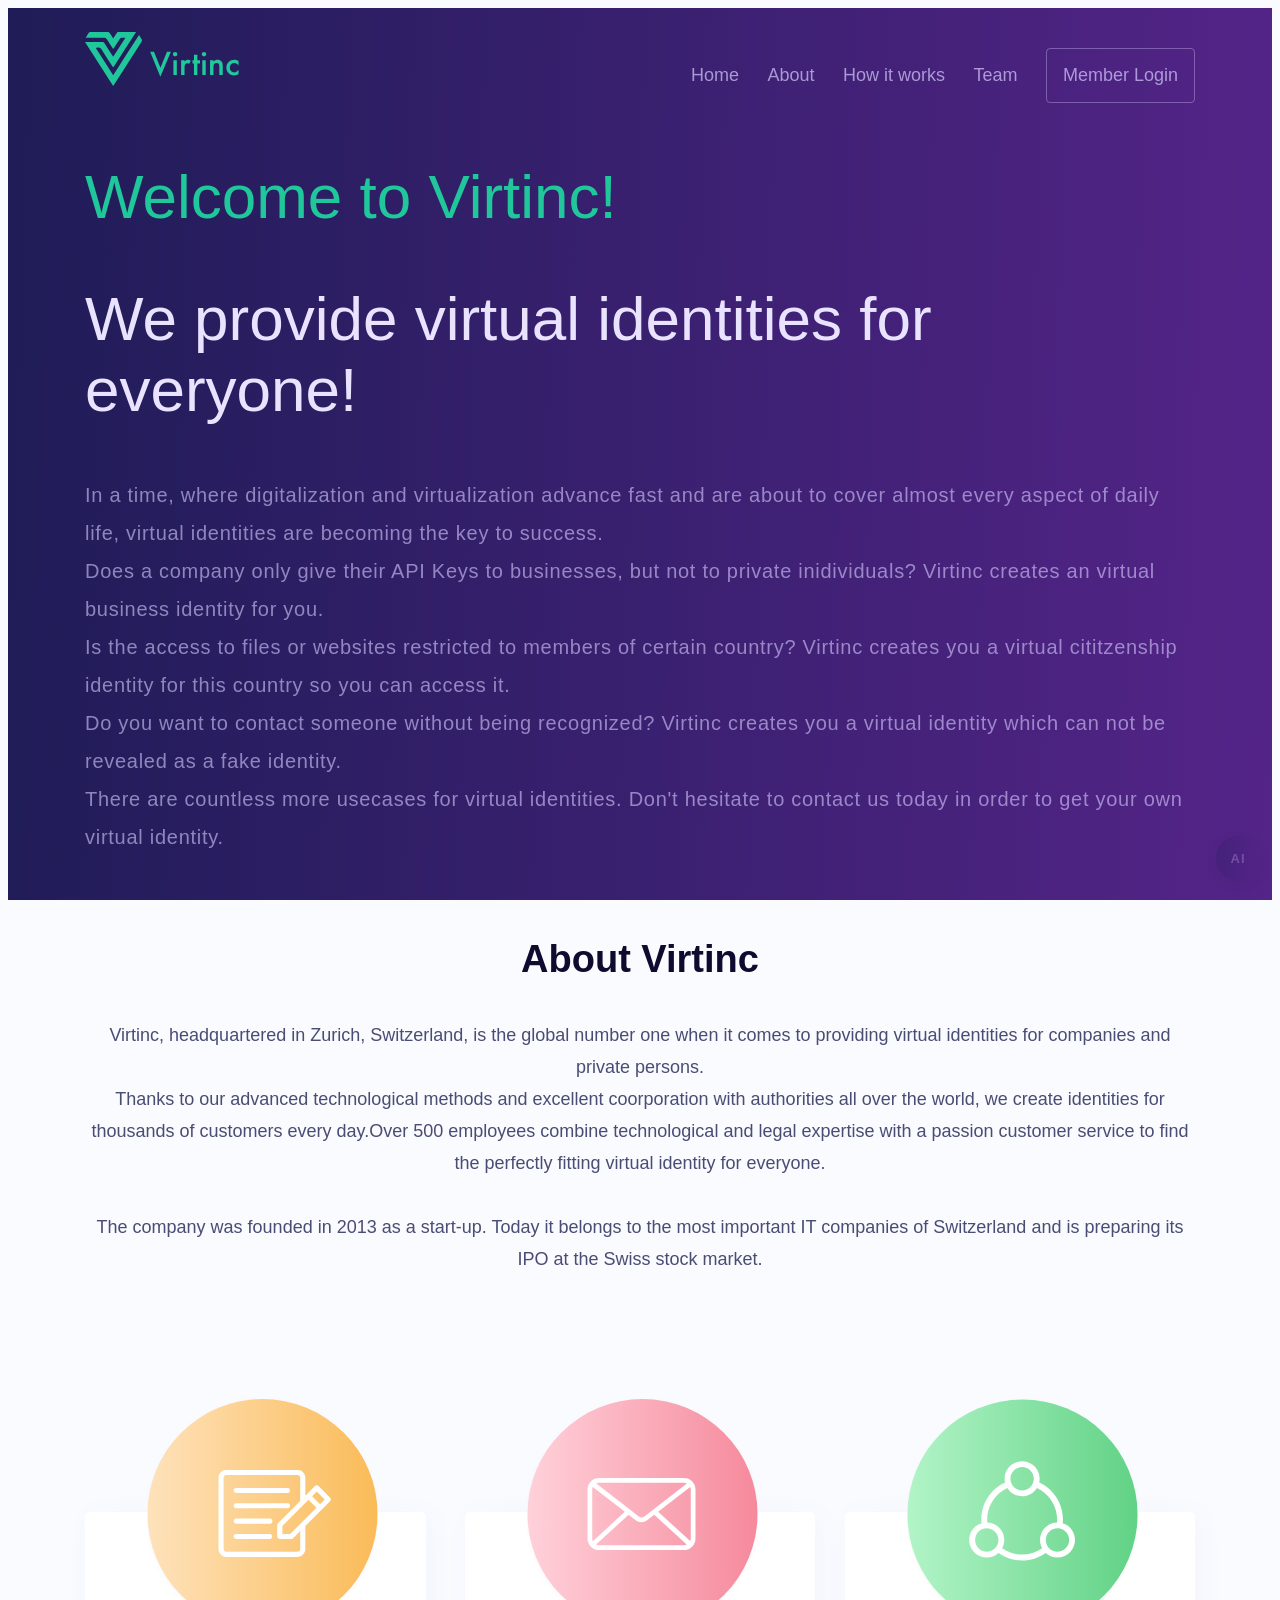
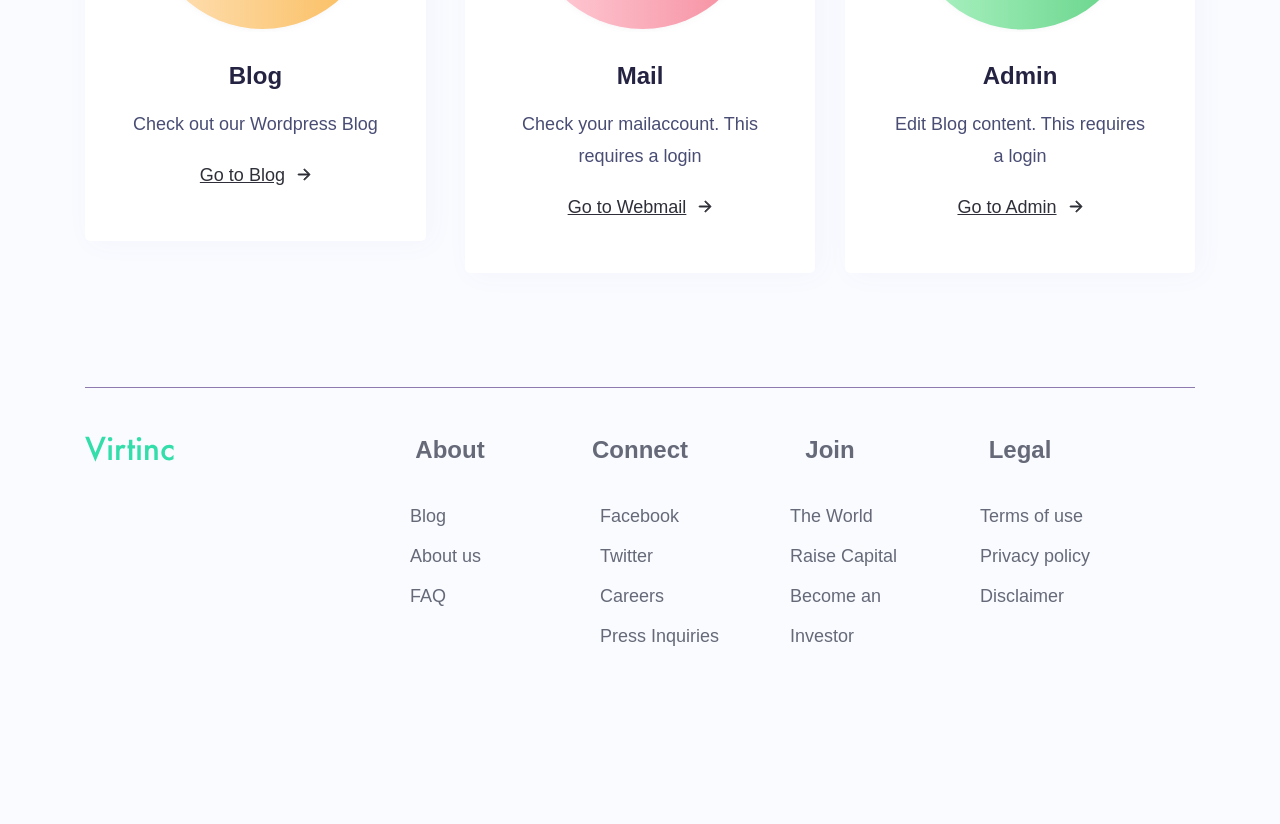
<file: backends/virtinc/htdocs/index.html>
<!DOCTYPE html>
<html lang="en" xmlns:mso="urn:schemas-microsoft-com:office:office" xmlns:msdt="uuid:C2F41010-65B3-11d1-A29F-00AA00C14882">
<head>
  <meta charset="UTF-8">
  <meta name="viewport" content="width=device-width, initial-scale=1.0">
  <link rel="stylesheet" href="assets/css/bootstrap-grid.min.css">
  <link rel="stylesheet" href="assets/css/main.css">
  <title>Virtinc</title>

<!--[if gte mso 9]><xml>
<mso:CustomDocumentProperties>
<mso:Order msdt:dt="string">1406000.00000000</mso:Order>
<mso:ContentTypeId msdt:dt="string">0x010100B5D87299B0AD1F48A02127A00706B934</mso:ContentTypeId>
</mso:CustomDocumentProperties>
</xml><![endif]-->
</head>
<body>
  <header class="header">
    <div class="container">
      <div class="row justify-content-between">
        <div class="col-4">
          <img src="assets/images/logo.svg" alt="">
        </div>
        <div class="col-8">
          <nav class="main-navigation">
            <ul class="nav-items">
              <li class="nav-item"><a href="#" class="nav-link">Home</a></li>
              <li class="nav-item"><a href="#about" class="nav-link">About</a></li>
              <li class="nav-item"><a href="#" class="nav-link">How it works</a></li>
              <li class="nav-item"><a href="#" class="nav-link">Team</a></li>
              <li class="nav-item"><a href="/auth/check-login" class="nav-link btn-ghost">Member Login</a></li>
            </ul>
          </nav>
        </div>
      </div>
      <div class="row">
        <div class="col">
          <h1 class="h1">
            Welcome to Virtinc!
          </h1>
          <h2 class="h2">
            We provide virtual identities for everyone!
          </h2>
          <p class="header-paragraph">
            In a time, where digitalization and virtualization advance fast and are about to cover almost every aspect of daily life, virtual identities are becoming the key to success.<br>Does a company only give their API Keys to businesses, but not to private inidividuals? Virtinc creates an virtual business identity for you.<br>
			Is the access to files or websites restricted to members of certain country? Virtinc creates you a virtual cititzenship identity for this country so you can access it.<br>
			Do you want to contact someone without being recognized? Virtinc creates you a virtual identity which can not be revealed as a fake identity.<br>
			There are countless more usecases for virtual identities. Don't hesitate to contact us today in order to get your own virtual identity.
          </p>
        </div>
      </div>
    </div>
  </header>
  <div class="container">
    <div class="row">
      <div class="col text-align-center">
		<a name="about"></a>
        <h3 class="h3">About Virtinc</h3>
        <p>
          Virtinc, headquartered in Zurich, Switzerland, is the global number one when it comes to providing virtual identities for companies and private persons.<br>Thanks to our advanced technological methods and excellent coorporation with authorities all over the world, we create identities for thousands of customers every day.Over 500 employees combine technological and legal expertise with a passion customer service to find the perfectly fitting virtual identity for everyone.<br><br>The company was founded in 2013 as a start-up. Today it belongs to the most important IT companies of Switzerland and is preparing its IPO at the Swiss stock market.
        </p>
      </div>
    </div>
    <div class="row boxes">
      <div class="col-4">
        <div class="box">
          <div class="box-icon box-blog"></div>
          <div class="box-content">
            <div class="h4">Blog</div>
            <p class="box-content-text">
              Check out our Wordpress Blog
            </p>
            <a href="/wordpress/" class="box-link">Go to Blog</a>
          </div>
        </div>
      </div>
      <div class="col-4">
        <div class="box">
          <div class="box-icon box-mail"></div>
          <div class="box-content">
            <div class="h4">Mail</div>
            <p class="box-content-text">
              Check your mailaccount. This requires a login
            </p>
            <a href="/mail/" class="box-link">Go to Webmail</a>
          </div>
        </div>
      </div>
      <div class="col-4">
        <div class="box">
          <div class="box-icon box-crm"></div>
          <div class="box-content">
            <div class="h4">Admin</div>
            <p class="box-content-text">
              Edit Blog content. This requires a login
            </p>
            <a href="/wordpress/wp-admin/" class="box-link">Go to Admin</a>
          </div>
        </div>
      </div>
    </div>
    <div class="row">
      <div class="col">
        <footer class="footer">
          <div class="row">
            <div class="col-3">
              <img src="assets/images/logo-small.svg" alt="">
            </div>
            <div class="col-2">
              <h4 class="h4">About</h4>
              <ul class="footer-nav-items">
                <li class="footer-nav-item"><a href="#" class="footer-nav-link">Blog</a></li>
                <li class="footer-nav-item"><a href="#" class="footer-nav-link">About us</a></li>
                <li class="footer-nav-item"><a href="#" class="footer-nav-link">FAQ</a></li>
              </ul>
            </div>
            <div class="col-2">
              <h4 class="h4">Connect</h4>
              <ul class="footer-nav-items">
                <li class="footer-nav-item"><a href="#" class="footer-nav-link">Facebook</a></li>
                <li class="footer-nav-item"><a href="#" class="footer-nav-link">Twitter</a></li>
                <li class="footer-nav-item"><a href="#" class="footer-nav-link">Careers</a></li>
                <li class="footer-nav-item"><a href="#" class="footer-nav-link">Press Inquiries</a></li>
              </ul>
            </div>
            <div class="col-2">
              <h4 class="h4">Join</h4>
              <ul class="footer-nav-items">
                <li class="footer-nav-item"><a href="#" class="footer-nav-link">The World</a></li>
                <li class="footer-nav-item"><a href="#" class="footer-nav-link">Raise Capital</a></li>
                <li class="footer-nav-item"><a href="#" class="footer-nav-link">Become an Investor</a></li>
              </ul>
            </div>
            <div class="col-2">
              <h4 class="h4">Legal</h4>
              <ul class="footer-nav-items">
                <li class="footer-nav-item"><a href="#" class="footer-nav-link">Terms of use</a></li>
                <li class="footer-nav-item"><a href="#" class="footer-nav-link">Privacy policy</a></li>
                <li class="footer-nav-item"><a href="#" class="footer-nav-link">Disclaimer</a></li>
              </ul>
            </div>
          </div>
        </footer>
      </div>
    </div>
  </div>

  <!-- Virtinc AI easter egg: static, no external calls. Not used by the lab guides. -->
  <style>
    .vai-toggle{position:fixed;right:20px;bottom:20px;width:44px;height:44px;border-radius:50%;border:0;cursor:pointer;
      background-image:linear-gradient(-88deg,#542488 0%,#1F1C57 100%);color:#D7CCFF;font:bold 13px Arial,Helvetica,sans-serif;
      letter-spacing:1px;opacity:.25;box-shadow:0 4px 14px rgba(13,11,46,.25);transition:opacity 200ms ease-out}
    .vai-toggle:hover,.vai-toggle:focus,.vai-toggle[aria-expanded="true"]{opacity:1}
    .vai-panel{position:fixed;right:20px;bottom:74px;width:300px;max-width:calc(100vw - 40px);background:#FFFFFF;border-radius:5px;
      box-shadow:0 8px 30px rgba(13,11,46,.25);font-family:Arial,Helvetica,sans-serif;color:#252342;display:none;overflow:hidden;z-index:10}
    .vai-panel.open{display:block}
    .vai-head{background-image:linear-gradient(-88deg,#542488 0%,#1F1C57 100%);color:#E9E3FF;padding:10px 14px;font-weight:bold;font-size:14px}
    .vai-head small{display:block;font-weight:normal;color:#D7CCFF;font-size:11px;margin-top:2px}
    .vai-log{max-height:220px;overflow-y:auto;padding:10px 14px;font-size:13px;line-height:1.4}
    .vai-msg{margin:0 0 8px;font-size:13px;line-height:1.4}
    .vai-msg.me{text-align:right;color:#494D74}
    .vai-msg.bot{color:#252342}
    .vai-chips{padding:0 14px 8px;display:flex;flex-wrap:wrap;gap:6px}
    .vai-chips button{border:1px solid #D7CCFF;background:#FAFBFF;color:#542488;border-radius:12px;padding:3px 9px;font-size:11px;cursor:pointer}
    .vai-chips button:hover{background:#E9E3FF}
    .vai-form{display:flex;border-top:1px solid #E9E3FF}
    .vai-form input{flex:1;border:0;padding:9px 12px;font-size:13px;outline:none;color:#252342}
    .vai-form button{border:0;background:#20C79B;color:#FFFFFF;padding:0 14px;cursor:pointer;font-weight:bold}
  </style>
  <button class="vai-toggle" id="vai-toggle" type="button" aria-expanded="false" aria-controls="vai-panel" title="Virtinc AI (beta)">AI</button>
  <div class="vai-panel" id="vai-panel" role="dialog" aria-label="Virtinc AI">
    <div class="vai-head">Virtinc AI <small>beta &middot; AI-powered security, now with 30% more power</small></div>
    <div class="vai-log" id="vai-log" aria-live="polite"></div>
    <div class="vai-chips" id="vai-chips">
      <button type="button" data-q="Is my virtual identity safe?">Is my identity safe?</button>
      <button type="button" data-q="How does your AI security work?">How does it work?</button>
      <button type="button" data-q="Do you need a firewall?">Need a firewall?</button>
    </div>
    <form class="vai-form" id="vai-form" autocomplete="off">
      <input id="vai-input" type="text" maxlength="200" placeholder="Ask Virtinc AI..." aria-label="Ask Virtinc AI">
      <button type="submit">Ask</button>
    </form>
  </div>
  <script>
  (function () {
    var answers = {
      "Is my virtual identity safe?": "Absolutely. We keep it in three countries, two clouds and one shared spreadsheet. Redundancy is a security feature.",
      "How does your AI security work?": "Our model has read every attack ever written on a napkin. It then asks the attacker politely whether they are an attacker. Detection rate so far: very honest attackers only.",
      "Do you need a firewall?": "Our AI decided we do not. Our CISO decided we do. They are still in a meeting, so for now there is a Web Application Firewall in front of me. I am told this is normal."
    };
    var fallback = [
      "Great question. I have escalated it to my training data, which is currently on holiday.",
      "I am 97% confident. The remaining 3% are handled by humans with root access.",
      "Our AI is fully explainable: it explains every incident after the fact.",
      "Please reformulate your question as a virtual identity. I only talk to verified fakes.",
      "Zero trust, zero downtime, zero idea. Two out of three is a strong quarter."
    ];
    var n = 0;
    var panel = document.getElementById("vai-panel"), toggle = document.getElementById("vai-toggle");
    var log = document.getElementById("vai-log"), input = document.getElementById("vai-input");
    function say(who, text) {
      var p = document.createElement("p");
      p.className = "vai-msg " + who;
      p.textContent = text;            /* textContent only: this page has no XSS of its own */
      log.appendChild(p);
      log.scrollTop = log.scrollHeight;
    }
    function reply(q) {
      if (/<|javascript:|union\s+select|'\s*or\s*'|\.\.\//i.test(q)) {
        return "Nice try. Payloads are the WAF's department, I only do small talk.";
      }
      if (answers[q]) { return answers[q]; }
      return fallback[(n++) % fallback.length];
    }
    function ask(q) {
      q = (q || "").trim();
      if (!q) { return; }
      say("me", q);
      setTimeout(function () { say("bot", reply(q)); }, 450);
    }
    toggle.addEventListener("click", function () {
      var open = panel.classList.toggle("open");
      toggle.setAttribute("aria-expanded", open ? "true" : "false");
      if (open && !log.childNodes.length) { say("bot", "Hi, I am Virtinc AI. I secure virtual identities with real confidence. Ask me anything."); }
      if (open) { input.focus(); }
    });
    document.getElementById("vai-chips").addEventListener("click", function (e) {
      if (e.target && e.target.getAttribute("data-q")) { ask(e.target.getAttribute("data-q")); }
    });
    document.getElementById("vai-form").addEventListener("submit", function (e) {
      e.preventDefault(); ask(input.value); input.value = "";
    });
  })();
  </script>
</body>
</html>
</file>
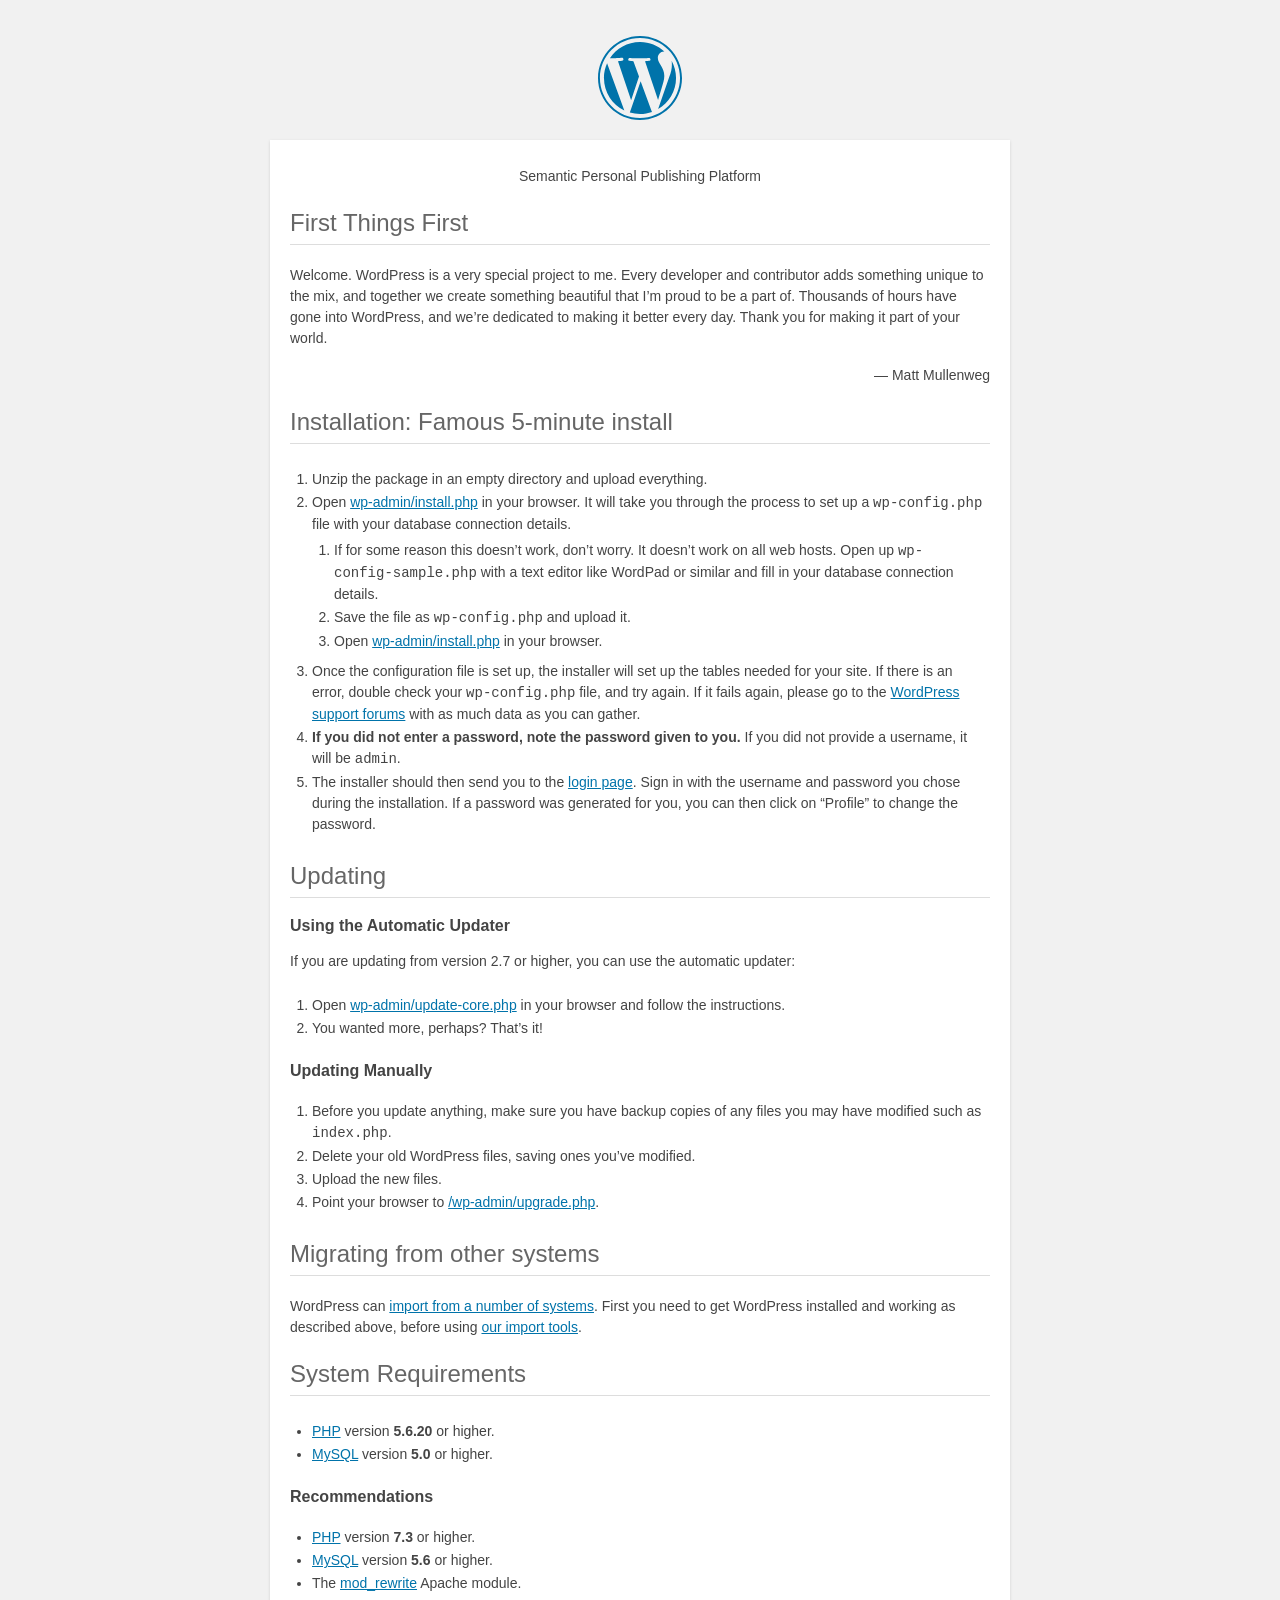
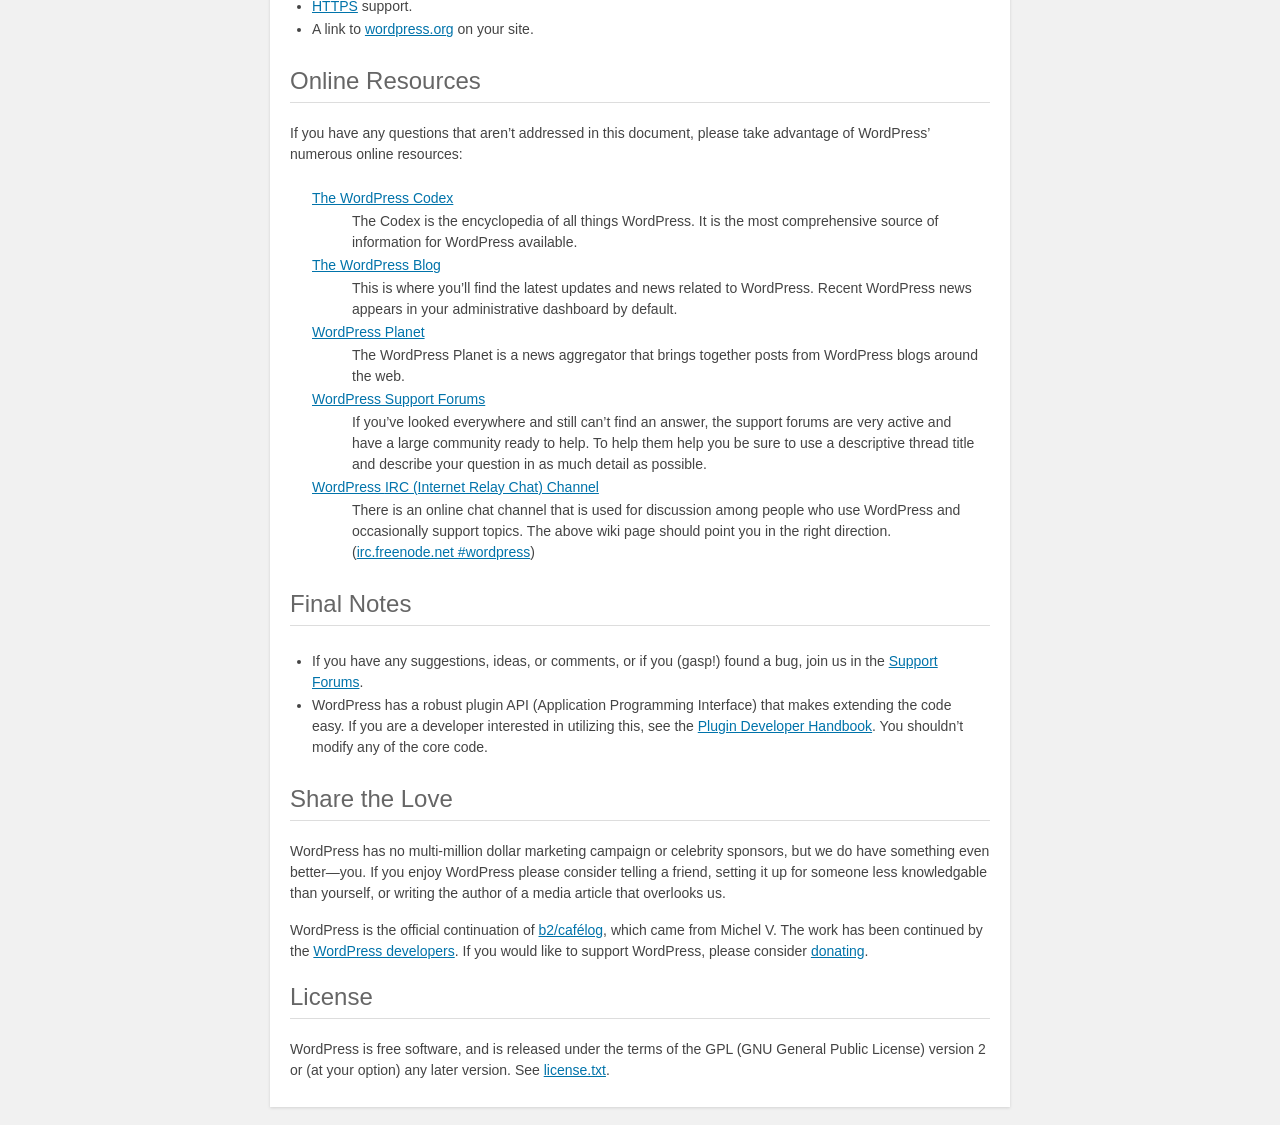
<file: backends/wordpress/Wordpress/readme.html>
<!DOCTYPE html>
<html lang="en" xmlns:mso="urn:schemas-microsoft-com:office:office" xmlns:msdt="uuid:C2F41010-65B3-11d1-A29F-00AA00C14882">
<head>
	<meta name="viewport" content="width=device-width" />
	<meta http-equiv="Content-Type" content="text/html; charset=utf-8" />
	<title>WordPress &#8250; ReadMe</title>
	<link rel="stylesheet" href="wp-admin/css/install.css?ver=20100228" type="text/css" />

<!--[if gte mso 9]><xml>
<mso:CustomDocumentProperties>
<mso:Order msdt:dt="string">1407200.00000000</mso:Order>
<mso:ContentTypeId msdt:dt="string">0x010100B5D87299B0AD1F48A02127A00706B934</mso:ContentTypeId>
</mso:CustomDocumentProperties>
</xml><![endif]-->
</head>
<body>
<h1 id="logo">
	<a href="https://wordpress.org/"><img alt="WordPress" src="wp-admin/images/wordpress-logo.png" /></a>
</h1>
<p style="text-align: center">Semantic Personal Publishing Platform</p>

<h2>First Things First</h2>
<p>Welcome. WordPress is a very special project to me. Every developer and contributor adds something unique to the mix, and together we create something beautiful that I&#8217;m proud to be a part of. Thousands of hours have gone into WordPress, and we&#8217;re dedicated to making it better every day. Thank you for making it part of your world.</p>
<p style="text-align: right">&#8212; Matt Mullenweg</p>

<h2>Installation: Famous 5-minute install</h2>
<ol>
	<li>Unzip the package in an empty directory and upload everything.</li>
	<li>Open <span class="file"><a href="wp-admin/install.php">wp-admin/install.php</a></span> in your browser. It will take you through the process to set up a <code>wp-config.php</code> file with your database connection details.
		<ol>
			<li>If for some reason this doesn&#8217;t work, don&#8217;t worry. It doesn&#8217;t work on all web hosts. Open up <code>wp-config-sample.php</code> with a text editor like WordPad or similar and fill in your database connection details.</li>
			<li>Save the file as <code>wp-config.php</code> and upload it.</li>
			<li>Open <span class="file"><a href="wp-admin/install.php">wp-admin/install.php</a></span> in your browser.</li>
		</ol>
	</li>
	<li>Once the configuration file is set up, the installer will set up the tables needed for your site. If there is an error, double check your <code>wp-config.php</code> file, and try again. If it fails again, please go to the <a href="https://wordpress.org/support/forums/">WordPress support forums</a> with as much data as you can gather.</li>
	<li><strong>If you did not enter a password, note the password given to you.</strong> If you did not provide a username, it will be <code>admin</code>.</li>
	<li>The installer should then send you to the <a href="wp-login.php">login page</a>. Sign in with the username and password you chose during the installation. If a password was generated for you, you can then click on &#8220;Profile&#8221; to change the password.</li>
</ol>

<h2>Updating</h2>
<h3>Using the Automatic Updater</h3>
<p>If you are updating from version 2.7 or higher, you can use the automatic updater:</p>
<ol>
	<li>Open <span class="file"><a href="wp-admin/update-core.php">wp-admin/update-core.php</a></span> in your browser and follow the instructions.</li>
	<li>You wanted more, perhaps? That&#8217;s it!</li>
</ol>

<h3>Updating Manually</h3>
<ol>
	<li>Before you update anything, make sure you have backup copies of any files you may have modified such as <code>index.php</code>.</li>
	<li>Delete your old WordPress files, saving ones you&#8217;ve modified.</li>
	<li>Upload the new files.</li>
	<li>Point your browser to <span class="file"><a href="wp-admin/upgrade.php">/wp-admin/upgrade.php</a>.</span></li>
</ol>

<h2>Migrating from other systems</h2>
<p>WordPress can <a href="https://wordpress.org/support/article/importing-content/">import from a number of systems</a>. First you need to get WordPress installed and working as described above, before using <a href="wp-admin/import.php">our import tools</a>.</p>

<h2>System Requirements</h2>
<ul>
	<li><a href="https://secure.php.net/">PHP</a> version <strong>5.6.20</strong> or higher.</li>
	<li><a href="https://www.mysql.com/">MySQL</a> version <strong>5.0</strong> or higher.</li>
</ul>

<h3>Recommendations</h3>
<ul>
	<li><a href="https://secure.php.net/">PHP</a> version <strong>7.3</strong> or higher.</li>
	<li><a href="https://www.mysql.com/">MySQL</a> version <strong>5.6</strong> or higher.</li>
	<li>The <a href="https://httpd.apache.org/docs/2.2/mod/mod_rewrite.html">mod_rewrite</a> Apache module.</li>
	<li><a href="https://wordpress.org/news/2016/12/moving-toward-ssl/">HTTPS</a> support.</li>
	<li>A link to <a href="https://wordpress.org/">wordpress.org</a> on your site.</li>
</ul>

<h2>Online Resources</h2>
<p>If you have any questions that aren&#8217;t addressed in this document, please take advantage of WordPress&#8217; numerous online resources:</p>
<dl>
	<dt><a href="https://codex.wordpress.org/">The WordPress Codex</a></dt>
		<dd>The Codex is the encyclopedia of all things WordPress. It is the most comprehensive source of information for WordPress available.</dd>
	<dt><a href="https://wordpress.org/news/">The WordPress Blog</a></dt>
		<dd>This is where you&#8217;ll find the latest updates and news related to WordPress. Recent WordPress news appears in your administrative dashboard by default.</dd>
	<dt><a href="https://planet.wordpress.org/">WordPress Planet</a></dt>
		<dd>The WordPress Planet is a news aggregator that brings together posts from WordPress blogs around the web.</dd>
	<dt><a href="https://wordpress.org/support/forums/">WordPress Support Forums</a></dt>
		<dd>If you&#8217;ve looked everywhere and still can&#8217;t find an answer, the support forums are very active and have a large community ready to help. To help them help you be sure to use a descriptive thread title and describe your question in as much detail as possible.</dd>
	<dt><a href="https://codex.wordpress.org/IRC">WordPress <abbr>IRC</abbr> (Internet Relay Chat) Channel</a></dt>
		<dd>There is an online chat channel that is used for discussion among people who use WordPress and occasionally support topics. The above wiki page should point you in the right direction. (<a href="irc://irc.freenode.net/wordpress">irc.freenode.net #wordpress</a>)</dd>
</dl>

<h2>Final Notes</h2>
<ul>
	<li>If you have any suggestions, ideas, or comments, or if you (gasp!) found a bug, join us in the <a href="https://wordpress.org/support/forums/">Support Forums</a>.</li>
	<li>WordPress has a robust plugin <abbr>API</abbr> (Application Programming Interface) that makes extending the code easy. If you are a developer interested in utilizing this, see the <a href="https://developer.wordpress.org/plugins/">Plugin Developer Handbook</a>. You shouldn&#8217;t modify any of the core code.</li>
</ul>

<h2>Share the Love</h2>
<p>WordPress has no multi-million dollar marketing campaign or celebrity sponsors, but we do have something even better&#8212;you. If you enjoy WordPress please consider telling a friend, setting it up for someone less knowledgable than yourself, or writing the author of a media article that overlooks us.</p>

<p>WordPress is the official continuation of <a href="http://cafelog.com/">b2/caf&#233;log</a>, which came from Michel V. The work has been continued by the <a href="https://wordpress.org/about/">WordPress developers</a>. If you would like to support WordPress, please consider <a href="https://wordpress.org/donate/">donating</a>.</p>

<h2>License</h2>
<p>WordPress is free software, and is released under the terms of the <abbr>GPL</abbr> (GNU General Public License) version 2 or (at your option) any later version. See <a href="license.txt">license.txt</a>.</p>

</body>
</html>
</file>
<file: backends/virtinc/htdocs/assets/css/main.css>
html{scroll-behavior:smooth}
body {
  background-color: #FAFBFF;
  font-family: Arial, Helvetica, sans-serif;
}

.text-align-center {
  text-align: center;
}


/* HEADER */
.header {
  background-image: linear-gradient(-88deg, #542488 0%, #1F1C57 100%);
  padding: 24px;
}

.nav-items {
  list-style-type: none;
  float: right;
}

.nav-item {
  display: inline-block;
}

.nav-link {
  color: #D7CCFF;
  display: block;
  font-size: 18px;
  margin: 0 24px 0 0;
  opacity: 0.7;
  text-decoration: none;
}
  .nav-link:hover {
    border-bottom: 2px solid #D7CCFF;
    transition: border 200ms ease-out;
  }
  .nav-item:last-child .nav-link {
    margin-right: 0;
  }

.btn-ghost {
  border: 1px solid rgba(215,204,255,0.51);
  border-radius: 4px;
  padding: 16px;
}

.btn-ghost:hover {
  background-color: rgba(215,204,255,0.51);
  border: 1px solid rgba(215,204,255,0.51);
  color: #0D0B2E;
  text-decoration: none;
  transition: background-color 200ms ease-out;
}

.h1 {
  color: #20C79B;
  font-size: 62px;
  font-weight: 300;
}

.h2 {
  color: #E9E3FF;
  font-size: 62px;
  font-weight: 300;
}

.header-paragraph {
  opacity: 0.6;
  color: #D7CCFF;
  font-size: 20px;
  letter-spacing: 0.73px;
  line-height: 38px;
}

/* CONTENT */

.h3 {
  font-size: 38px;
  color: #0D0B2E;
}

.h4 {
  font-size: 24px;
  font-weight: bold;
  color: #252342;
  text-align: center;
}

p {
  font-size: 18px;
  color: #494D74;
  line-height: 32px;
}

/* CONTENT BOXEN */
.boxes {
  margin-top: 104px;
}

.box {
  height: 450px;
  text-align: center;
  position: relative;
}

.box-icon {
  position: absolute;
  top: 0;
  left: 62px;

  height: 235px;
  width: 231px;

  z-index: 100;
}
  .box-crm {
    background: url(../images/crm.svg) top center;
  }
  .box-mail {
    background: url(../images/mail.svg) top center;
  }
  .box-blog {
    background: url(../images/blog.svg) top center;
  }

.box-content {
  position: absolute;
  top: 115px;

  background: #FFFFFF;
  box-shadow: 5px 2px 28px 0 rgba(84,93,187,0.04);
  border-radius: 5px;
  padding: 150px 48px 48px 48px;
}

.box-link {
  font-size: 18px;
  color: #2E2F38;
  letter-spacing: 0;
  line-height: 35px;
}
  .box-link:hover {
    text-decoration: none;
  }
  .box-link:after {
    content: "";
    background: url(../images/arrow.svg);
    display: inline-block;
    margin-left: 8px;
    height: 14px;
    width: 18px;
  }


/* FOOTER */

.footer {
  border-top: 1px solid #8E7AAE;
  margin: 140px 0 96px;
  padding: 48px 0;
}

.footer .h4 {
  color: #656978;
  margin-top: 0;
}

.footer-nav-items {
  list-style-type: none;
}

.footer-nav-link {
  font-size: 18px;
  color: #656978;
  line-height: 40px;
  text-decoration: none;
}
  .footer-nav-link:hover {
    border-bottom: 1px solid #656978;
  }
</file>
<file: backends/wordpress/Wordpress/wp-admin/css/install.css>
html {
	background: #f1f1f1;
	margin: 0 20px;
}

body {
	background: #fff;
	color: #444;
	font-family: -apple-system, BlinkMacSystemFont, "Segoe UI", Roboto, Oxygen-Sans, Ubuntu, Cantarell, "Helvetica Neue", sans-serif;
	margin: 140px auto 25px;
	padding: 20px 20px 10px 20px;
	max-width: 700px;
	-webkit-font-smoothing: subpixel-antialiased;
	box-shadow: 0 1px 3px rgba(0, 0, 0, 0.13);
}

a {
	color: #0073aa;
}

a:hover,
a:active {
	color: #00a0d2;
}

a:focus {
	color: #124964;
	box-shadow:
		0 0 0 1px #5b9dd9,
		0 0 2px 1px rgba(30, 140, 190, 0.8);
}

.ie8 a:focus {
	outline: #5b9dd9 solid 1px;
}

h1, h2 {
	border-bottom: 1px solid #ddd;
	clear: both;
	color: #666;
	font-size: 24px;
	padding: 0;
	padding-bottom: 7px;
	font-weight: 400;
}

h3 {
	font-size: 16px;
}

p, li, dd, dt {
	padding-bottom: 2px;
	font-size: 14px;
	line-height: 1.5;
}

code, .code {
	font-family: Consolas, Monaco, monospace;
}

ul, ol, dl {
	padding: 5px 5px 5px 22px;
}

a img {
	border: 0
}
abbr {
	border: 0;
	font-variant: normal;
}

fieldset {
	border: 0;
	padding: 0;
	margin: 0;
}

label {
	cursor: pointer;
}

#logo {
	margin: 6px 0 14px 0;
	padding: 0 0 7px 0;
	border-bottom: none;
	text-align: center
}
#logo a {
	background-image: url(../images/w-logo-blue.png?ver=20131202);
	background-image: none, url(../images/wordpress-logo.svg?ver=20131107);
	background-size: 84px;
	background-position: center top;
	background-repeat: no-repeat;
	color: #444; /* same as login.css */
	height: 84px;
	font-size: 20px;
	font-weight: 400;
	line-height: 1.3;
	margin: -130px auto 25px;
	padding: 0;
	text-decoration: none;
	width: 84px;
	text-indent: -9999px;
	outline: none;
	overflow: hidden;
	display: block;
}

.step {
	margin: 20px 0 15px;
}
.step, th {
	text-align: left;
	padding: 0;
}
.language-chooser.wp-core-ui .step .button.button-large {
	height: 36px;
	font-size: 14px;
	line-height: 2.35714285;
	vertical-align: middle;
}
textarea {
	border: 1px solid #ddd;
	font-family: -apple-system, BlinkMacSystemFont, "Segoe UI", Roboto, Oxygen-Sans, Ubuntu, Cantarell, "Helvetica Neue", sans-serif;
	width: 100%;
	box-sizing: border-box;
}

.form-table {
	border-collapse: collapse;
	margin-top: 1em;
	width: 100%;
}

.form-table td {
	margin-bottom: 9px;
	padding: 10px 20px 10px 0;
	font-size: 14px;
	vertical-align: top
}

.form-table th {
	font-size: 14px;
	text-align: left;
	padding: 10px 20px 10px 0;
	width: 140px;
	vertical-align: top;
}

.form-table code {
	line-height: 1.28571428;
	font-size: 14px;
}

.form-table p {
	margin: 4px 0 0 0;
	font-size: 11px;
}

.form-table input {
	line-height: 1.33333333;
	font-size: 15px;
	padding: 3px 5px;
	border: 1px solid #ddd;
	box-shadow: inset 0 1px 2px rgba(0, 0, 0, 0.07);
}

input,
submit {
	font-family: -apple-system, BlinkMacSystemFont, "Segoe UI", Roboto, Oxygen-Sans, Ubuntu, Cantarell, "Helvetica Neue", sans-serif;
}

.form-table input[type=text],
.form-table input[type=email],
.form-table input[type=url],
.form-table input[type=password],
#pass-strength-result {
	width: 218px;
}

.form-table th p {
	font-weight: 400;
}

.form-table.install-success th,
.form-table.install-success td {
	vertical-align: middle;
	padding: 16px 20px 16px 0;
}

.form-table.install-success td p {
	margin: 0;
	font-size: 14px;
}

.form-table.install-success td code {
	margin: 0;
	font-size: 18px;
}

#error-page {
	margin-top: 50px;
}

#error-page p {
	font-size: 14px;
	line-height: 1.28571428;
	margin: 25px 0 20px;
}

#error-page code, .code {
	font-family: Consolas, Monaco, monospace;
}

.message {
	border-left: 4px solid #dc3232;
	padding: .7em .6em;
	background-color: #fbeaea;
}

/* rtl:ignore */
#dbname,
#uname,
#pwd,
#dbhost,
#prefix,
#user_login,
#admin_email,
#pass1,
#pass2 {
	direction: ltr;
}


/* localization */
body.rtl,
.rtl textarea,
.rtl input,
.rtl submit {
	font-family: Tahoma, sans-serif;
}

:lang(he-il) body.rtl,
:lang(he-il) .rtl textarea,
:lang(he-il) .rtl input,
:lang(he-il) .rtl submit {
	font-family: Arial, sans-serif;
}

@media only screen and (max-width: 799px) {
	body {
		margin-top: 115px;
	}
	#logo a {
		margin: -125px auto 30px;
	}
}

@media screen and (max-width: 782px) {

	.form-table {
		margin-top: 0;
	}

	.form-table th,
	.form-table td {
		display: block;
		width: auto;
		vertical-align: middle;
	}

	.form-table th {
		padding: 20px 0 0;
	}

	.form-table td {
		padding: 5px 0;
		border: 0;
		margin: 0;
	}

	textarea,
	input {
		font-size: 16px;
	}

	.form-table td input[type="text"],
	.form-table td input[type="email"],
	.form-table td input[type="url"],
	.form-table td input[type="password"],
	.form-table td select,
	.form-table td textarea,
	.form-table span.description {
		width: 100%;
		font-size: 16px;
		line-height: 1.5;
		padding: 7px 10px;
		display: block;
		max-width: none;
		box-sizing: border-box;
	}

	.wp-pwd #pass1 {
		padding-right: 50px;
	}

	.wp-pwd .button.wp-hide-pw {
		right: 0;
	}

	#pass-strength-result {
		width: 100%;
	}
}

body.language-chooser {
	max-width: 300px;
}

.language-chooser select {
	padding: 8px;
	width: 100%;
	display: block;
	border: 1px solid #ddd;
	background: #fff;
	color: #32373c;
	font-size: 16px;
	font-family: Arial, sans-serif;
	font-weight: 400;
}

.language-chooser select:focus {
	color: #32373c;
}

.language-chooser select option:hover,
.language-chooser select option:focus {
	color: #016087;
}

.language-chooser p {
	text-align: right;
}

.screen-reader-input,
.screen-reader-text {
	border: 0;
	clip: rect(1px, 1px, 1px, 1px);
	-webkit-clip-path: inset(50%);
	clip-path: inset(50%);
	height: 1px;
	margin: -1px;
	overflow: hidden;
	padding: 0;
	position: absolute;
	width: 1px;
	word-wrap: normal !important;
}

.spinner {
	background: url(../images/spinner.gif) no-repeat;
	background-size: 20px 20px;
	visibility: hidden;
	opacity: 0.7;
	filter: alpha(opacity=70);
	width: 20px;
	height: 20px;
	margin: 2px 5px 0;
}

.step .spinner {
	display: inline-block;
	vertical-align: middle;
	margin-right: 15px;
}

.button.hide-if-no-js,
.hide-if-no-js {
	display: none;
}

/**
 * HiDPI Displays
 */
@media print,
  (-webkit-min-device-pixel-ratio: 1.25),
  (min-resolution: 120dpi) {

	.spinner {
		background-image: url(../images/spinner-2x.gif);
	}

}
</file>
